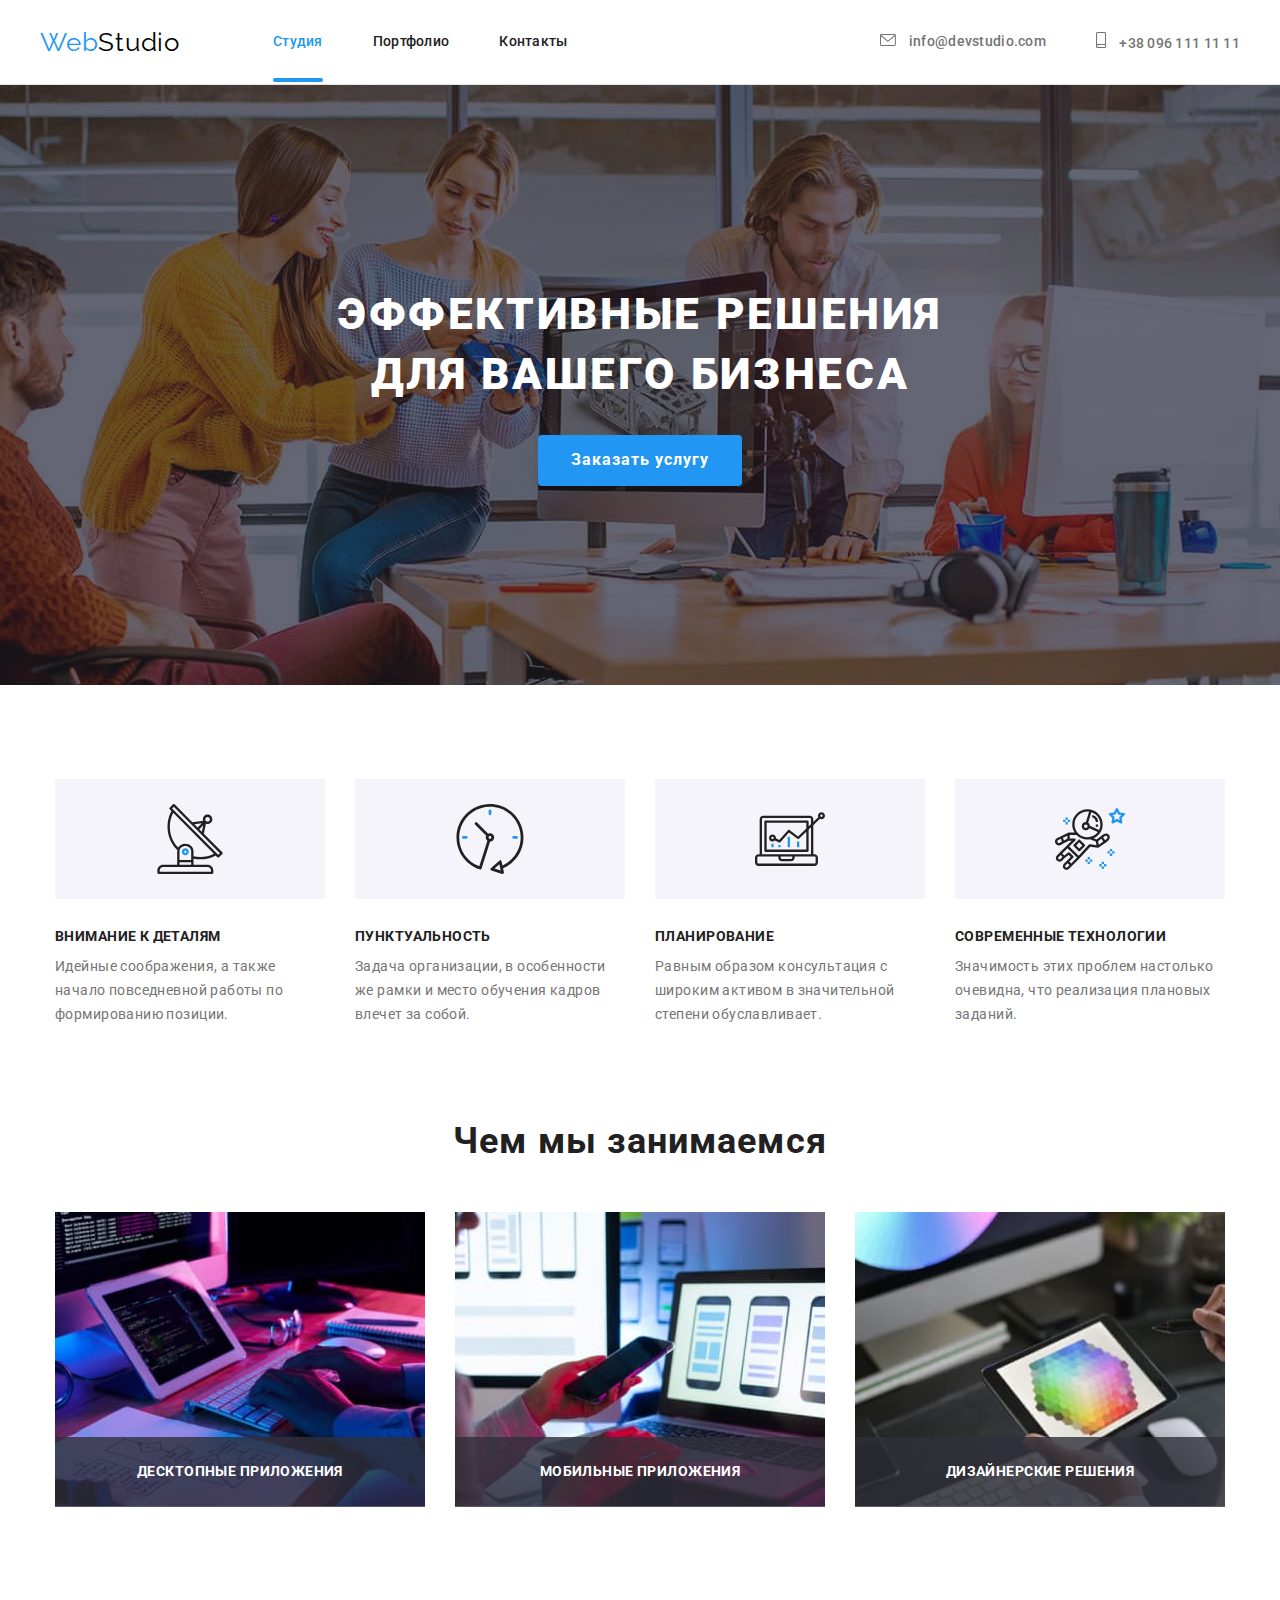
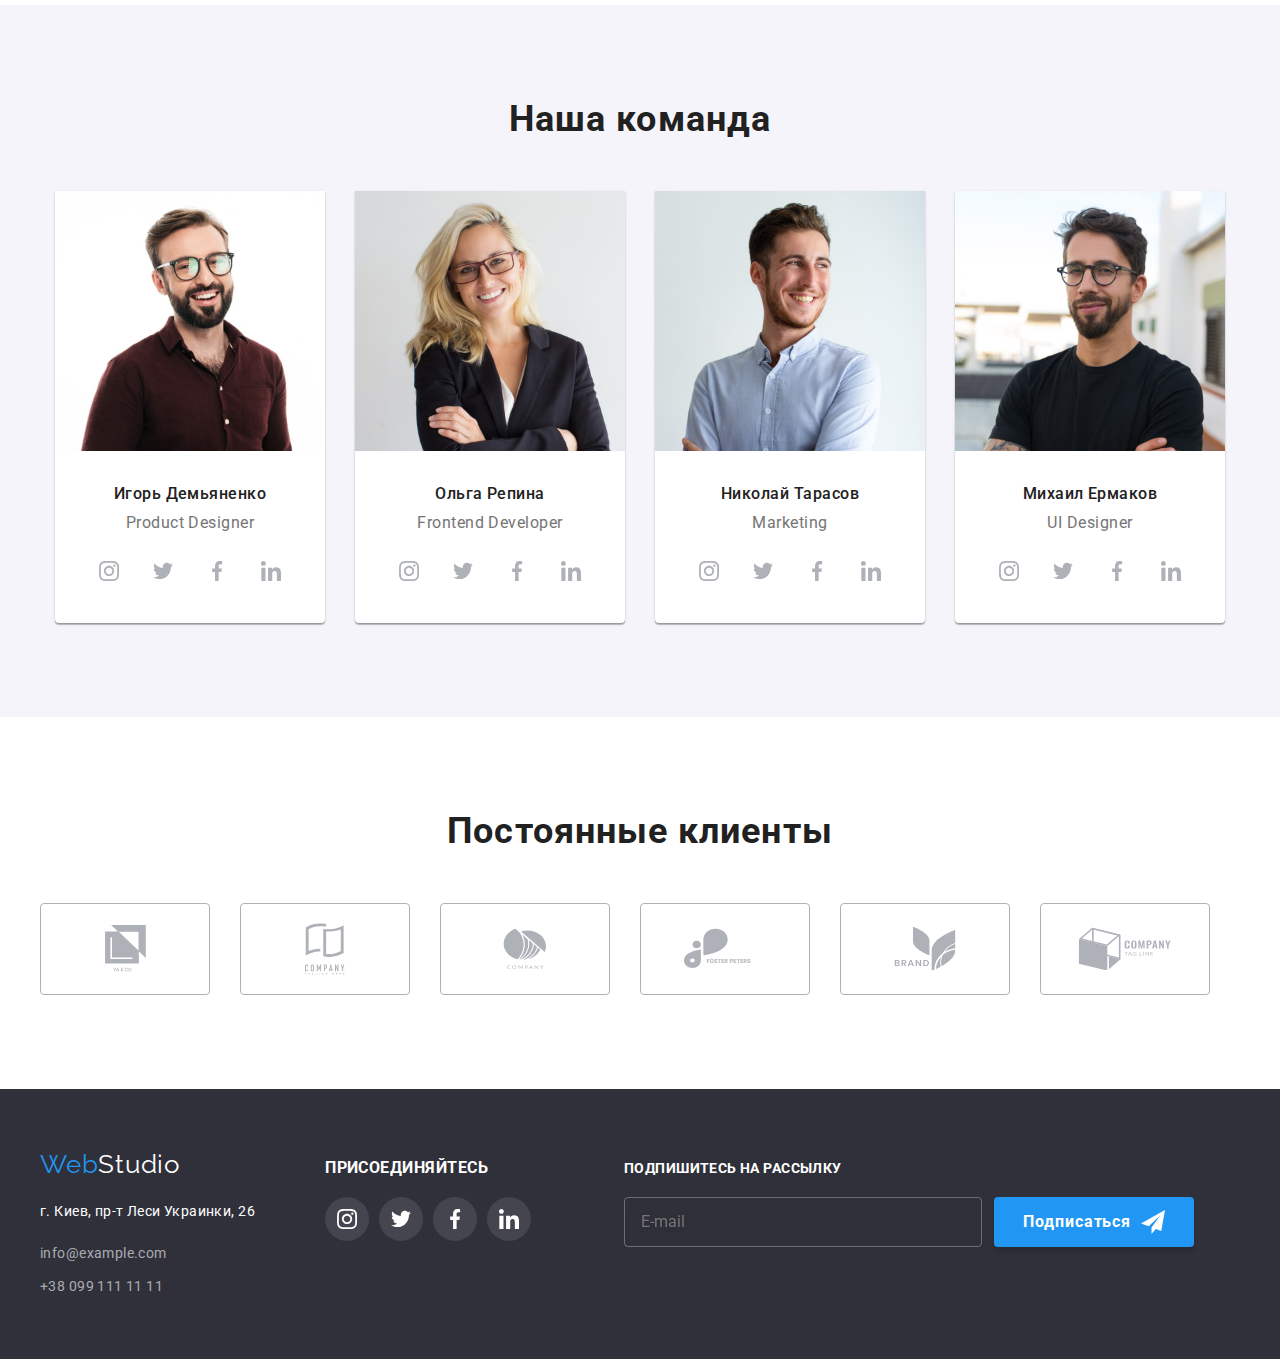
<file: index.html>
<!DOCTYPE html>
<html lang="en">
  <head>
    <meta charset="UTF-8" />
    <meta http-equiv="X-UA-Compatible" content="IE=edge" />
    <meta name="viewport" content="width=device-width, initial-scale=1.0" />
    <title>Document</title>
    <link rel="preconnect" href="https://fonts.googleapis.com" />
    <link rel="preconnect" href="https://fonts.gstatic.com" crossorigin />
    <link
      href="https://fonts.googleapis.com/css2?family=Raleway:wght@700&family=Roboto:wght@400;500;700;900&display=swap"
      rel="stylesheet"
    />
    <link
      rel="stylesheet"
      href="https://cdnjs.cloudflare.com/ajax/libs/modern-normalize/1.1.0/modern-normalize.min.css"
    />
    <link rel="stylesheet" href="./css/main.min.css" />
  </head>

  <body class="body">
    <!--Header-->
    <header class="header">
      <div class="container navigation">
        <nav class="navigation">
          <a class="logo" href="/"><span class="web">Web</span>Studio</a>
          <ul class="site-nav list">
            <li class="site-nav__item">
              <a class="site-nav__link current" href="">Студия</a>
            </li>
            <li class="site-nav__item">
              <a class="site-nav__link" href="./portfolio.html"> Портфолио</a>
            </li>
            <li class="site-nav__item">
              <a class="site-nav__link" href="">Контакты</a>
            </li>
          </ul>
        </nav>

        <!--  Link to e-mail address -->

        <ul class="contacts list">
          <li class="contacts__item">
            <div class="contacts-info-flex">
              <a class="contacts__info" href="mailto:info@devstudio.com">
                <svg class="contacts__info--mail-icon">
                  <use href="./images/symbol-defs.svg#icon-mail-icon"></use>
                </svg>
                info@devstudio.com
              </a>
            </div>
          </li>
          <!-- Link to phone number  -->
          <li class="contacts__item">
            <a class="contacts__info" href="tel:+380961111111">
              <svg class="contacts__info--tel-icon">
                <use href="./images/symbol-defs.svg#icon-tel-icon"></use>
              </svg>
              +38 096 111 11 11
            </a>
          </li>
        </ul>
      </div>
    </header>
    <!--Main-->
    <main>
      <!--Hero-->

      <section class="hero overlay">
        <div class="hero__box">
          <h1 class="hero__title">
            Эффективные решения <br />
            для вашего бизнеса
          </h1>
          <button class="hero__button" type="button" data-modal-open>
            Заказать услугу
          </button>
          <!--Modal window-->
          <div class="backdrop is-hidden" data-modal>
            <div class="modal">
              <button class="modal__cross-button" data-modal-close>
                <div class="modal-close-cross-box">
                  <svg class="modal-close-cross" width="11px" height="11px">
                    <use href="./images/symbol-defs.svg#icon-cross"></use>
                  </svg>
                </div>
              </button>
              <p class="modal__title">
                Оставьте свои данные, мы вам перезвоним
              </p>
              <form class="modal-form">
                <div class="modal-form__field">
                  <label class="modal-form__label" for="user-name">Имя</label>
                  <div class="modal-form--input-wrapper">
                    <input
                      type="text"
                      class="modal-form__input"
                      name="user-name"
                      required
                      minlength="2"
                      id="user-name"
                    />

                    <svg class="modal-form__icon" width="18" height="18">
                      <use
                        href="./images/symbol-defs.svg#icon-name-field "
                      ></use>
                    </svg>
                  </div>
                </div>

                <div class="modal-form__field">
                  <label class="modal-form__label" for="user-name"
                    >Телефон</label
                  >
                  <div class="modal-form--input-wrapper">
                    <input
                      type="tel"
                      class="modal-form__input"
                      name="user-tel"
                      required
                      title="+ 380(98) 111-11-11"
                      id="user-tel"
                    />
                    <svg class="modal-form__icon" width="18" height="18">
                      <use
                        href="./images/symbol-defs.svg#icon-tel-field "
                      ></use>
                    </svg>
                  </div>
                </div>

                <div class="modal-form__field">
                  <label class="modal-form__label" for="user-name">Почта</label>
                  <div class="modal-form--input-wrapper">
                    <input
                      type="email"
                      class="modal-form__input"
                      name="user-mail"
                      title="+ 380(98) 111-11-11"
                      id="user-mail"
                    />
                    <svg class="modal-form__icon" width="18" height="18">
                      <use
                        href="./images/symbol-defs.svg#icon-email-field"
                      ></use>
                    </svg>
                  </div>
                </div>

                <div class="modal-form__field">
                  <label class="modal-form__label" for="user-name"
                    >Комментарий</label
                  >
                  <textarea
                    name="user-text"
                    id="user-text"
                    placeholder="Введите текст"
                    class="modal-form__text"
                  ></textarea>
                </div>

                <div class="modal-form__field">
                  <input
                    type="checkbox"
                    name="modal-form__policy"
                    id="modal-form__policy"
                    class="modal-form__check visual-hidden"
                  />
                  <label
                    for="modal-form__policy"
                    class="modal-form__check-text"
                  >
                    <span class="modal-form__policy--span">
                      <svg
                        class="modal-form__check-icon"
                        width="18"
                        height="18"
                      >
                        <use href="./images/symbol-defs.svg#icon-checked"></use>
                      </svg>
                    </span>
                    Соглашаюсь с рассылкой и принимаю&nbsp;
                    <a class="modal-form__policy" href="#"> Условия договора</a>
                  </label>
                </div>
                <button type="submit" class="modal-button">Отправить</button>
              </form>
            </div>
          </div>
        </div>
      </section>

      <!--Advantages-->
      <section class="adv-section">
        <div class="container">
          <div>
            <ul class="advantages list">
              <li class="advantages__item">
                <div class="advantages__icon-box">
                  <svg class="advantages__icon">
                    <use href="./images/symbol-defs.svg#icon-antenna-1"></use>
                  </svg>
                </div>
                <h3 class="advantages__title">Внимание к деталям</h3>
                <p class="advantages__description">
                  Идейные соображения, а также начало повседневной работы по
                  формированию позиции.
                </p>
              </li>

              <li class="advantages__item">
                <div class="advantages__icon-box">
                  <svg class="advantages__icon">
                    <use href="./images/symbol-defs.svg#icon-clock"></use>
                  </svg>
                </div>
                <h3 class="advantages__title">Пунктуальность</h3>
                <p class="advantages__description">
                  Задача организации, в особенности же рамки и место обучения
                  кадров влечет за собой.
                </p>
              </li>

              <li class="advantages__item">
                <div class="advantages__icon-box">
                  <svg class="advantages__icon">
                    <use href="./images/symbol-defs.svg#icon-compucter"></use>
                  </svg>
                </div>
                <h3 class="advantages__title">Планирование</h3>
                <p class="advantages__description">
                  Равным образом консультация с широким активом в значительной
                  степени обуславливает.
                </p>
              </li>

              <li class="advantages__item">
                <div class="advantages__icon-box">
                  <svg class="advantages__icon">
                    <use href="./images/symbol-defs.svg#icon-astronaut"></use>
                  </svg>
                </div>
                <h3 class="advantages__title">Современные технологии</h3>
                <p class="advantages__description">
                  Значимость этих проблем настолько очевидна, что реализация
                  плановых заданий.
                </p>
              </li>
            </ul>
          </div>
        </div>
      </section>

      <!--Our business-->
      <section class="section">
        <div class="container">
          <h3 class="business__title">Чем мы занимаемся</h3>
          <ul class="business__img list">
            <li class="business__overlay-1">
              <img
                src="images/box1.jpg"
                alt="human coding on tablet using keyboard"
                width="370"
              />
              <span class="business__overlay-title-1"
                >Десктопные Приложения</span
              >
            </li>
            <li class="business__overlay-2">
              <img
                class="business__distance"
                src="images/box2.jpg"
                alt="human holding telephone in left hand scrolling laptop with right hand "
                width="370"
              />
              <span class="business__overlay-title-2"
                >Мобильные приложения</span
              >
            </li>
            <li class="business__overlay-3">
              <img
                src="images/box3.jpg"
                alt="human choosing color from color palette via ipad"
                width="370"
              />
              <span class="business__overlay-title-3"
                >Дизайнерские решения</span
              >
            </li>
          </ul>
        </div>
      </section>

      <!--Our team-->
      <section class="team section">
        <div class="container">
          <h2 class="team__title">Наша команда</h2>
          <ul class="team__cards list">
            <li class="team__box">
              <img
                src="images/img.jpg"
                alt="man with dark hair, dark beard in red shirt and glasses  smiling"
                width="270"
              />
              <div class="team--container">
                <h3 class="team__name">Игорь Демьяненко</h3>
                <p class="team__pos">Product Designer</p>

                <!-- Social-links -->

                <div class="icon-container">
                  <ul class="icon-box list">
                    <li class="icon-box__mini">
                      <a href="#" class="icon-box__socials">
                        <svg class="icon-box__icon">
                          <use
                            href="./images/symbol-defs.svg#icon-instagram"
                          ></use>
                        </svg>
                      </a>
                    </li>

                    <li class="icon-box__mini">
                      <a href="#" class="icon-box__socials">
                        <svg class="icon-box__icon">
                          <use
                            href="./images/symbol-defs.svg#icon-twitter-1"
                          ></use>
                        </svg>
                      </a>
                    </li>

                    <li class="icon-box__mini">
                      <a href="#" class="icon-box__socials">
                        <svg class="icon-box__icon">
                          <use
                            href="./images/symbol-defs.svg#icon-facebook-1"
                          ></use>
                        </svg>
                      </a>
                    </li>

                    <li class="icon-box__mini">
                      <a href="#" class="icon-box__socials">
                        <svg class="icon-box__icon">
                          <use
                            href="./images/symbol-defs.svg#icon-linkedin-1"
                          ></use>
                        </svg>
                      </a>
                    </li>
                  </ul>
                </div>
              </div>
            </li>
            <li class="team__box">
              <img
                src="images/img2.jpg"
                alt="woman with blond hair glasses and black jacket smiling "
                width="270"
              />

              <div class="team--container">
                <h3 class="team__name">Ольга Репина</h3>
                <p class="team__pos">Frontend Developer</p>

                <!--Socials links-->

                <div class="icon-container">
                  <ul class="icon-box list">
                    <li class="icon-box__mini">
                      <a href="#" class="icon-box__socials">
                        <svg class="icon-box__icon">
                          <use
                            href="./images/symbol-defs.svg#icon-instagram"
                          ></use>
                        </svg>
                      </a>
                    </li>

                    <li class="icon-box__mini">
                      <a href="#" class="icon-box__socials">
                        <svg class="icon-box__icon">
                          <use
                            href="./images/symbol-defs.svg#icon-twitter-1"
                          ></use>
                        </svg>
                      </a>
                    </li>

                    <li class="icon-box__mini">
                      <a href="#" class="icon-box__socials">
                        <svg class="icon-box__icon">
                          <use
                            href="./images/symbol-defs.svg#icon-facebook-1"
                          ></use>
                        </svg>
                      </a>
                    </li>

                    <li class="icon-box__mini">
                      <a href="#" class="icon-box__socials">
                        <svg class="icon-box__icon">
                          <use
                            href="./images/symbol-defs.svg#icon-linkedin-1"
                          ></use>
                        </svg>
                      </a>
                    </li>
                  </ul>
                </div>
              </div>
            </li>
            <li class="team__box">
              <img
                src="images/img3.jpg"
                alt="man with dark bristle and dark hair in blue shirt smiling"
                width="270"
              />
              <div class="team--container">
                <h3 class="team__name">Николай Тарасов</h3>
                <p class="team__pos">Marketing</p>

                <!--Social links-->

                <div class="icon-container">
                  <ul class="icon-box list">
                    <li class="icon-box__mini">
                      <a href="#" class="icon-box__socials">
                        <svg class="icon-box__icon">
                          <use
                            href="./images/symbol-defs.svg#icon-instagram"
                          ></use>
                        </svg>
                      </a>
                    </li>

                    <li class="icon-box__mini">
                      <a href="#" class="icon-box__socials">
                        <svg class="icon-box__icon">
                          <use
                            href="./images/symbol-defs.svg#icon-twitter-1"
                          ></use>
                        </svg>
                      </a>
                    </li>

                    <li class="icon-box__mini">
                      <a href="#" class="icon-box__socials">
                        <svg class="icon-box__icon">
                          <use
                            href="./images/symbol-defs.svg#icon-facebook-1"
                          ></use>
                        </svg>
                      </a>
                    </li>

                    <li class="icon-box__mini">
                      <a href="#" class="icon-box__socials">
                        <svg class="icon-box__icon">
                          <use
                            href="./images/symbol-defs.svg#icon-linkedin-1"
                          ></use>
                        </svg>
                      </a>
                    </li>
                  </ul>
                </div>
              </div>
            </li>
            <li class="team__box">
              <img
                src="images/img4.jpg"
                alt="man with dark hair, dark beard in black t-shirt and glasses  smiling"
                width="270"
              />
              <div class="team--container">
                <h3 class="team__name">Михаил Ермаков</h3>
                <p class="team__pos">UI Designer</p>

                <!--Social links-->

                <div class="icon-container">
                  <ul class="icon-box list">
                    <li class="icon-box__mini">
                      <a href="#" class="icon-box__socials"
                        ><svg class="icon-box__icon">
                          <use
                            href="./images/symbol-defs.svg#icon-instagram"
                          ></use>
                        </svg>
                      </a>
                    </li>

                    <li class="icon-box__mini">
                      <a href="#" class="icon-box__socials">
                        <svg class="icon-box__icon">
                          <use
                            href="./images/symbol-defs.svg#icon-twitter-1"
                          ></use>
                        </svg>
                      </a>
                    </li>

                    <li class="icon-box__mini">
                      <a href="#" class="icon-box__socials">
                        <svg class="icon-box__icon">
                          <use
                            href="./images/symbol-defs.svg#icon-facebook-1"
                          ></use>
                        </svg>
                      </a>
                    </li>

                    <li class="icon-box__mini">
                      <a href="#" class="icon-box__socials">
                        <svg class="icon-box__icon">
                          <use
                            href="./images/symbol-defs.svg#icon-linkedin-1"
                          ></use>
                        </svg>
                      </a>
                    </li>
                  </ul>
                </div>
              </div>
            </li>
          </ul>
        </div>
      </section>
    </main>

    <!-- Regular Customers    -->

    <section class="section customers">
      <h2 class="customers__title">Постоянные клиенты</h2>
      <div class="container">
        <ul class="logo-container list">
          <li class="logo-container__distance">
            <a href="#" class="logo-container-__link">
              <svg width="41" height="46.7" class="logo-icon">
                <use href="./images/symbol-defs.svg#icon-logo-1"></use>
              </svg>
            </a>
          </li>
          <li class="logo-container__distance">
            <a href="#" class="logo-container-__link">
              <svg width="40" height="52" class="logo-icon">
                <use href="./images/symbol-defs.svg#icon-logo-2"></use>
              </svg>
            </a>
          </li>
          <li class="logo-container__distance">
            <a href="#" class="logo-container-__link">
              <svg width="43.46" height="41.18" class="logo-icon">
                <use href="./images/symbol-defs.svg#icon-logo-3"></use>
              </svg>
            </a>
          </li>
          <li class="logo-container__distance">
            <a href="#" class="logo-container-__link">
              <svg width="84.44" height="40.62" class="logo-icon">
                <use href="./images/symbol-defs.svg#icon-logo-4"></use>
              </svg>
            </a>
          </li>
          <li class="logo-container__distance">
            <a href="#" class="logo-container-__link">
              <svg width="62.54" height="45.43" class="logo-icon">
                <use href="./images/symbol-defs.svg#icon-logo-5"></use>
              </svg>
            </a>
          </li>
          <li class="logo-container__distance">
            <a href="#" class="logo-container-__link">
              <svg width="93.79" height="43.93" class="logo-icon">
                <use href="./images/symbol-defs.svg#icon-logo-6"></use>
              </svg>
            </a>
          </li>
        </ul>
      </div>
    </section>

    <!--Footer-->
    <footer class="footer">
      <div class="container footer-box">
        <div class="footer-adress">
          <div class="web-sudio">
            <a class="footer logo" href="/">
              <span class="web">Web</span>Studio</a
            >
          </div>
          <address>
            <ul class="adress-list list">
              <li>
                <a class="adress-list__link" href="#">
                  г. Киев, пр-т Леси Украинки, 26
                </a>
              </li>
              <li class="adress-list__distance">
                <a class="adress-list__info" href="mailto:info@example.com"
                  >info@example.com</a
                >
              </li>
              <li>
                <a class="adress-list__info" href="+380991111111"
                  >+38 099 111 11 11</a
                >
              </li>
            </ul>
          </address>
        </div>

        <!-- Footer Links -->

        <div class="footer-links">
          <span class="footer-links__title">присоединяйтесь</span>
          <ul class="icon-flex-box list">
            <li class="icon-flex-box__li">
              <a href="#" class="icon-flex-box__link">
                <svg class="icon-flex-box__icon">
                  <use href="./images/symbol-defs.svg#icon-instagram"></use>
                </svg>
              </a>
            </li>

            <li class="icon-flex-box__li">
              <a href="#" class="icon-flex-box__link">
                <svg class="icon-flex-box__icon">
                  <use href="./images/symbol-defs.svg#icon-twitter-1"></use>
                </svg>
              </a>
            </li>

            <li class="icon-flex-box__li">
              <a href="#" class="icon-flex-box__link">
                <svg class="icon-flex-box__icon">
                  <use href="./images/symbol-defs.svg#icon-facebook-1"></use>
                </svg>
              </a>
            </li>

            <li class="icon-flex-box__li">
              <a href="#" class="icon-flex-box__link">
                <svg class="icon-flex-box__icon">
                  <use href="./images/symbol-defs.svg#icon-linkedin-1"></use>
                </svg>
              </a>
            </li>
          </ul>
        </div>

        <!-- Follow section -->

        <div class="follow-section">
          <span class="follow-section__title">Подпишитесь на рассылку</span>
          <form class="follow-form">
            <label for="follow-form__button"></label>
            <input
              type="email"
              class="follow-form__input"
              placeholder="E-mail"
              name="user-mail-follow"
              title=""
              id="user-mail-follow"
            />
            <div>
              <button class="follow-form__button" type="submit">
                Подписаться &nbsp;
                <svg width="24" height="24">
                  <use href="./images/symbol-defs.svg#icon-send"></use>
                </svg>
              </button>
            </div>
          </form>
        </div>
      </div>
    </footer>
    <script src="./js/modal.js"></script>
  </body>
</html>
</file>
<file: css/main.min.css>
:root{--primary-text-color: #212121;--secondary-text-color: #757575;--action-color: #2196f3;--primary-bg-color: #ffffff;--secondary-bg-color: #f5f4fa;--hero-color: #2f303a}a{text-decoration:none;font-style:normal}h1,h2,h3,p{margin:0}ul,ol{margin:0;padding:0}.header{border-bottom:1px solid #e5e5e5}.container{width:1230px;padding-left:15px;padding-right:15px;margin:0 auto}.section{padding:94px 0px 94px 0px}.adv-section{padding-top:94px}.customers{text-align:center}.follow-section{text-align:start;margin-left:93px;margin-bottom:40px;width:570px;height:86px}.body{margin:0;color:var(--primary-text-color);background-color:var(--primary-bg-color);font-family:Roboto, sans-serif}.list{list-style:none}.navigation{display:flex;align-items:center}.team__title,.business__title{font-weight:bold;font-size:36px;line-height:1.16;text-align:center;letter-spacing:0.03em}.web{color:var(--action-color)}.logo{color:#000000;font-family:Raleway, sans-serif;text-decoration:none;font-size:26px;letter-spacing:.03em;line-height:1.2}.site-nav{display:flex;margin-left:93px}.site-nav .site-nav__item+.site-nav__item{margin-left:50px}.site-nav__link{position:relative;display:block;padding-top:32px;padding-bottom:32px;color:var(--primary-text-color);font-weight:500;font-size:14px;letter-spacing:.02em;line-height:1.14;transition-property:color;transition-duration:250ms;transition-timing-function:cubic-bezier(0.4, 0, 0.2, 1)}.site-nav__link:hover,.site-nav__link:focus{color:var(--action-color)}.current{color:var(--action-color)}.current:after{position:absolute;display:block;content:"";width:100%;height:4px;background-color:#000000;left:0;bottom:0;background:var(--action-color);border-radius:2px}.contacts{display:flex;margin-left:auto}.contacts__info{color:var(--secondary-text-color);font-weight:500;font-size:14px;letter-spacing:.02em;line-height:1.14;transition-property:color;transition-duration:250ms;transition-timing-function:cubic-bezier(0.4, 0, 0.2, 1)}.contacts__info:hover,.contacts__info:focus{color:var(--action-color)}.contacts .contacts__item{padding-top:32px;padding-bottom:32px}.contacts .contacts__item+.contacts__item{margin-left:50px}.contacts__info--mail-icon{width:16px;height:12px}.contacts__info--tel-icon{width:10px;height:16px}.contacts__info--mail-icon,.contacts__info--tel-icon{fill:currentColor;margin-right:10px}.hero{color:var(--primary-bg-color);background-color:var(--hero-color);text-align:center;padding-top:200px;padding-bottom:200px}.hero__box{min-width:696px;margin-bottom:auto;margin-left:auto}.hero__title{font-weight:900;font-size:44px;letter-spacing:.06em;line-height:1.36;text-align:center;text-transform:uppercase;margin-bottom:30px}.hero__button{padding:10px 32px;border-radius:4px;border:1px solid transparent;color:var(--primary-bg-color);background-color:var(--action-color);box-shadow:0px 4px 4px rgba(0,0,0,0.15);font-weight:700;font-family:inherit;font-size:16px;line-height:1.8;text-align:center;letter-spacing:0.06em;cursor:pointer}.modal__cross-button{position:absolute;top:10px;right:10px;width:30px;height:30px;border:1px solid #e5e5e5;border-radius:50%;background-color:#ffffff;transition-property:border-color;transition-duration:250ms;transition-timing-function:cubic-bezier(0.4, 0, 0.2, 1);cursor:pointer}.modal__cross-button:hover{fill:var(--action-color)}.follow-form__button{justify-content:center;outline:none;width:200px;height:50px;margin-left:12px;font-weight:bold;font-size:16px;letter-spacing:.06em;line-height:1.87;display:flex;align-items:center;text-align:center;border:none;color:var(--primary-bg-color);background:var(--action-color);box-shadow:0px 4px 4px rgba(0,0,0,0.15);border-radius:4px;cursor:pointer}.buttons-list{display:flex;justify-content:center;margin-bottom:50px}.buttons-list .buttons-list__distance:not(:first-child){margin-left:8px}.buttons-list__button{background-color:var(--secondary-bg-color);border-radius:4px;padding:6px 22px;text-align:center;border:1px solid transparent;font-weight:500;font-size:16px;letter-spacing:.03em;line-height:1.62;font-family:inherit;transition-property:color;transition-duration:250ms;transition-timing-function:cubic-bezier(0.4, 0, 0.2, 1);transition-property:background-color;transition-duration:250ms;transition-timing-function:cubic-bezier(0.4, 0, 0.2, 1);transition-property:box-shadow;transition-duration:250ms;transition-timing-function:cubic-bezier(0.4, 0, 0.2, 1);cursor:pointer}.buttons-list__button:hover,.buttons-list__button:focus{color:var(--primary-bg-color);background-color:var(--action-color);box-shadow:0px 3px 1px rgba(0,0,0,0.1),0px 1px 2px rgba(0,0,0,0.08),0px 2px 2px rgba(0,0,0,0.12)}.modal-button{margin-top:30px;padding:10px 55px 10px 55px;border-radius:4px;border:1px solid transparent;color:var(--primary-bg-color);background-color:var(--action-color);box-shadow:0px 4px 4px rgba(0,0,0,0.15);font-family:inherit;font-weight:700;font-size:16px;letter-spacing:.06em;line-height:1.8;cursor:pointer}.advantages{display:flex;justify-content:center}.advantages .advantages__item:not(:last-child){margin-right:30px}.advantages__item{width:270px}.advantages__title{margin-top:30px;font-weight:bold;font-size:14px;letter-spacing:.03em;line-height:1.14;text-transform:uppercase}.advantages__description{color:var(--secondary-text-color);font-size:14px;letter-spacing:.03em;line-height:1.7;margin-top:10px}.advantages__icon{width:70px;height:70px}.advantages__icon-box{display:flex;justify-content:center;align-items:center;width:270px;height:120px;background-color:var(--secondary-bg-color)}.business__img{display:flex;justify-content:center}.business__distance{margin-left:30px;margin-right:30px}.examples{position:absolute;white-space:nowrap;width:1px;height:1px;overflow:hidden;border:0;padding:0;clip:rect(0 0 0 0);clip-path:inset(50%);margin:-1px}.business__title{margin-bottom:50px}.business__overlay-1{width:370px;position:relative}.business__overlay-2{position:relative}.business__overlay-3{position:relative}.business__overlay-title-1{display:flex;height:70px;width:100%;justify-content:center;align-items:center;position:absolute;top:54%;left:50%;transform:translate(-50%, 90%);background-color:rgba(47,48,58,0.8);color:var(--primary-bg-color);text-transform:uppercase;font-weight:bold;font-size:14px;line-height:1.14;letter-spacing:0.03em}.business__overlay-title-2{display:flex;height:70px;width:370px;justify-content:center;align-items:center;position:absolute;top:54%;left:50%;transform:translate(-50%, 90%);background-color:rgba(47,48,58,0.8);color:var(--primary-bg-color);text-transform:uppercase;font-weight:bold;font-size:14px;letter-spacing:.03em;line-height:1.14}.business__overlay-title-3{display:flex;height:70px;width:100%;justify-content:center;align-items:center;position:absolute;top:54%;left:50%;transform:translate(-50%, 90%);background-color:rgba(47,48,58,0.8);color:var(--primary-bg-color);text-transform:uppercase;font-weight:bold;font-size:14px;letter-spacing:.03em;line-height:1.14;font-weight:bold}.team--container{padding-top:30px;padding-bottom:30px}.team__cards{display:flex;justify-content:center}.team__cards .team__box:not(:last-child){margin-right:30px}.team__box{width:270px}.team__title{margin-bottom:50px}.team{background-color:var(--secondary-bg-color)}.team__name{font-weight:500;font-size:16px;letter-spacing:.03em;line-height:1.18;margin-bottom:10px;text-align:center}.team__pos,.project-list__description{color:var(--secondary-text-color)}.team__pos{font-size:16px;letter-spacing:.03em;line-height:1.18;text-align:center}.icon-container{width:206px;margin-top:16px;margin-left:auto;margin-right:auto}.icon-box{display:flex;justify-content:center}.icon-box__socials{display:flex;justify-content:center;align-items:center;width:44px;height:44px;color:#afb1b8;transition-property:color;transition-duration:250ms;transition-timing-function:cubic-bezier(0.4, 0, 0.2, 1);transition-property:background-color;transition-duration:250ms;transition-timing-function:cubic-bezier(0.4, 0, 0.2, 1);transition-property:border-radius;transition-duration:250ms;transition-timing-function:cubic-bezier(0.4, 0, 0.2, 1)}.icon-box__socials:hover,.icon-box__socials:focus{color:#ffffff;background-color:var(--action-color);border-radius:50%}.icon-box__icon{width:20px;height:20px;display:flex;background-position:center;fill:#afb1b8;fill:currentColor}.icon-box__mini:not(:last-child){margin-right:10px}.logo-container{display:flex}.logo-container-__link{display:flex;justify-content:center;align-items:center;width:170px;height:92px;border:1px solid;border-color:currentColor;border-radius:4px;color:#afb1b8;transition-property:color;transition-duration:250ms;transition-timing-function:cubic-bezier(0.4, 0, 0.2, 1)}.logo-container__distance:not(:last-child){margin-right:30px}.logo-icon{fill:currentColor}.logo-container-__link:hover,.logo-container-__link:focus{color:var(--action-color)}.customers__title{margin-bottom:50px;font-weight:none;font-size:36px;letter-spacing:.03em;line-height:1.16;font-size:36px}.logo-conta:nth-child(2){width:40px;height:52px}.footer .logo{color:var(--primary-bg-color)}.footer{padding-top:60px;padding-bottom:60px;background-color:var(--hero-color)}.adress-list__distance{margin-top:9px;margin-bottom:9px}.adress-list__link{display:inline-block;margin-top:20px;margin-bottom:9px;color:var(--primary-bg-color);font-size:14px;letter-spacing:.03em;line-height:1.71}.adress-list__info{color:rgba(255,255,255,0.6);font-size:14px;letter-spacing:.03em;line-height:1.71;transition-property:color;transition-duration:250ms;transition-timing-function:cubic-bezier(0.4, 0, 0.2, 1)}.adress-list__info:hover,.adress-list__info:focus{color:var(--action-color)}.footer-links{text-align:start;display:inline-block;margin-left:70px;margin-bottom:40px;width:206px;height:80px}.footer-box{display:flex;align-items:baseline}.icon-flex-box{margin-top:20px;display:flex;justify-content:center}.footer-links__title{font-weight:bold;font-size:16px;letter-spacing:.03em;line-height:1.14;text-transform:uppercase;color:var(--primary-bg-color)}.icon-flex-box__icon{width:20px;height:20px;display:flex;background-position:center;fill:#ffffff}.icon-flex-box__link{display:flex;justify-content:center;align-items:center;width:44px;height:44px;color:#afb1b8;border-radius:50%;background-color:rgba(255,255,255,0.1);transition-property:background-color;transition-duration:250ms;transition-timing-function:cubic-bezier(0.4, 0, 0.2, 1)}.icon-flex-box__link:hover,.icon-flex-box__link:focus{background-color:var(--action-color)}.icon-flex-box__icon .icon-flex-box__icon{background-color:rgba(255,255,255,0.1);border-radius:50%}.icon-flex-box__li:not(:last-child){margin-right:10px}.follow-section__title{font-weight:bold;font-size:14px;letter-spacing:.03em;line-height:1.14;text-transform:uppercase;color:var(--primary-bg-color)}.follow-form{display:flex;margin-top:20px}.follow-form__input{color:#fff;outline:none;padding-left:16px;width:358px;height:50px;background-color:transparent;border:1px solid rgba(255,255,255,0.3);filter:drop-shadow(0px 4px 4px rgba(0,0,0,0.15));border-radius:4px;transition-property:border-color;transition-duration:250ms;transition-timing-function:cubic-bezier(0.4, 0, 0.2, 1)}.follow-form__input:focus{border-color:var(--action-color)}.project-list__name{color:var(--primary-text-color);font-weight:700;font-size:18px;letter-spacing:.06em;line-height:2;font-weight:700;font-size:18px;line-height:2;letter-spacing:0.06em;margin-bottom:4px}.project-list__description{font-size:16px;letter-spacing:.03em;line-height:1.87;font-size:16px;line-height:1.87;letter-spacing:0.03em}.team__box,.project-list__box{background-color:var(--primary-bg-color);box-shadow:0px 1px 3px rgba(0,0,0,0.12),0px 1px 1px rgba(0,0,0,0.14),0px 2px 1px rgba(0,0,0,0.2);border-radius:0px 0px 4px 4px}.project-list{display:flex;flex-wrap:wrap}.project-list__box{width:371px;margin-right:30px;margin-bottom:30px;border-bottom:1px solid #eeeeee;border-left:1px solid #eeeeee;border-right:1px solid #eeeeee;transition-property:box-shadow;transition-duration:250ms;transition-timing-function:cubic-bezier(0.4, 0, 0.2, 1);transition-property:transform;transition-duration:250ms;transition-timing-function:cubic-bezier(0.4, 0, 0.2, 1)}.project-list__box:hover,.project-list__box:focus{box-shadow:0px 1px 1px rgba(0,0,0,0.12),0px 4px 4px rgba(0,0,0,0.06),1px 4px 6px rgba(0,0,0,0.16)}.project-list__box:nth-child(3n){margin-right:0px}.project-list__box:nth-last-child(-n+3){margin-bottom:0}.project-list__layout{padding:20px 24px}.project-list__img-wrap{position:relative;overflow:hidden}.project-list__text{position:absolute;padding:63px 24px;height:100%;background-color:rgba(33,150,243,0.9);color:#ffffff;font-size:18px;letter-spacing:.03em;line-height:1.55;transition:transform 470ms}.project-list__box :hover .project-list__text,.project-list__link:focus .project-list__text{transform:translateY(-100%)}.backdrop{position:fixed;justify-content:end;top:0;left:0;width:100vw;height:100vh;z-index:1;background-color:rgba(0,0,0,0.2);opacity:1;transition:opacity 250ms cubic-bezier(0.4, 0, 0.2, 1)}.modal{min-height:581px;width:528px;position:absolute;top:50%;left:50%;transform:translate(-50%, -50%) scale(1);padding:40px;transition:transform 250ms cubic-bezier(0.4, 0, 0.2, 1);background:#ffffff;box-shadow:0px 1px 3px rgba(0,0,0,0.12),0px 1px 1px rgba(0,0,0,0.14),0px 2px 1px rgba(0,0,0,0.2);border-radius:4px}.modal-form{margin-top:12px;margin-bottom:20px}.modal__title{color:var(--primary-text-color);font-weight:bold;font-size:20px;letter-spacing:.03em;line-height:1.15;text-align:center}.modal-form__field{margin-top:10px;margin-bottom:4px}.modal-form__icon{position:absolute;left:8px;top:50%;transform:translateY(-50%);transition:transform 250ms cubic-bezier(0.4, 0, 0.2, 1)}.modal-form--input-wrapper{position:relative}.modal-form__input,.modal-form__text{outline:none;width:100%;height:40px;border-radius:4px;border:1px solid rgba(33,33,33,0.2);background-color:transparent;padding-left:30px;padding-right:10px;font-size:14px;transition-property:border-color;transition-duration:250ms;transition-timing-function:cubic-bezier(0.4, 0, 0.2, 1);cursor:pointer}.modal-form__text{height:120px;padding-bottom:10px;padding-top:10px;resize:none}.modal-form__text:placeholder{color:rgba(117,117,117,0.5)}.modal-form__text:focus{border-color:var(--action-color)}.modal-form__label{font-size:12px;letter-spacing:.01em;line-height:1.16;color:#999999;display:block;margin-bottom:4px;color:var(--secondary-text-color);text-align:start}.modal-form__input:focus{border-color:var(--action-color)}.modal-form__input:focus+.modal-form__icon{fill:var(--action-color)}.modal-form__text:focus{border-color:var(--action-color)}.modal-form__check-text{font-size:14px;letter-spacing:.03em;line-height:1.71;color:var(--secondary-text-color);display:flex}.modal-form__check-icon{fill:transparent;cursor:pointer}.modal-form__policy--span{width:16px;height:15px;border:2px solid #212121;border-radius:2px;margin-right:5px;display:flex;justify-content:space-between;align-items:center;align-self:center}.modal-form__check:checked+.modal-form__check-text span{background-color:var(--action-color);border:none;transition-property:background-color;transition-duration:250ms;transition-timing-function:cubic-bezier(0.4, 0, 0.2, 1)}.backdrop.is-hidden{opacity:0;pointer-events:none}.backdrop.is-hidden .modal{transform:translate(-50%, -50%) scale(1.1)}.modal-form__policy{color:var(--action-color);text-decoration:underline}.overlay{max-width:1600px;height:600px;margin-left:auto;margin-right:auto;background-image:radial-gradient(circle at center, rgba(47,48,58,0.4), rgba(47,48,58,0.4)),url("../images/hero-bg.jpg");background-color:#c4c4c4;background-repeat:no-repeat;background-position:center;background-size:cover}.visual-hidden{position:absolute;white-space:nowrap;width:1px;height:1px;overflow:hidden;border:0;padding:0;clip:rect(0 0 0 0);clip-path:inset(50%);margin:-1px}
/*# sourceMappingURL=main.min.css.map */
</file>
